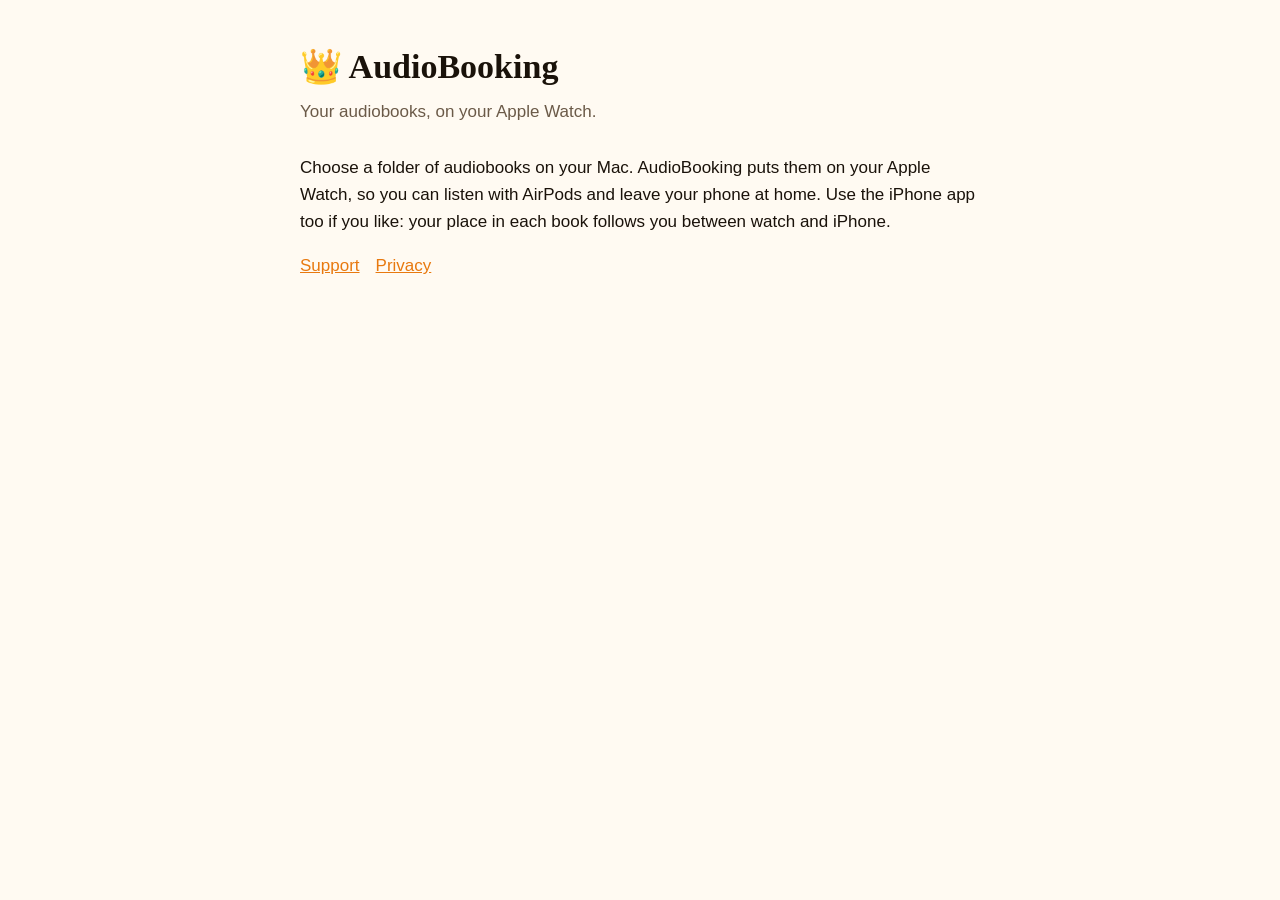
<file: index.html>
<!doctype html><html lang="en"><head><meta charset="utf-8"><meta name="viewport" content="width=device-width,initial-scale=1"><title>AudioBooking</title><link rel="stylesheet" href="style.css"></head><body><main>
<h1>👑 AudioBooking</h1><p class="sub">Your audiobooks, on your Apple Watch.</p>
<p>Choose a folder of audiobooks on your Mac. AudioBooking puts them on your Apple Watch, so you can listen with AirPods and leave your phone at home. Use the iPhone app too if you like: your place in each book follows you between watch and iPhone.</p>
<nav><a href="support.html">Support</a><a href="privacy.html">Privacy</a></nav>
</main></body></html>
</file>
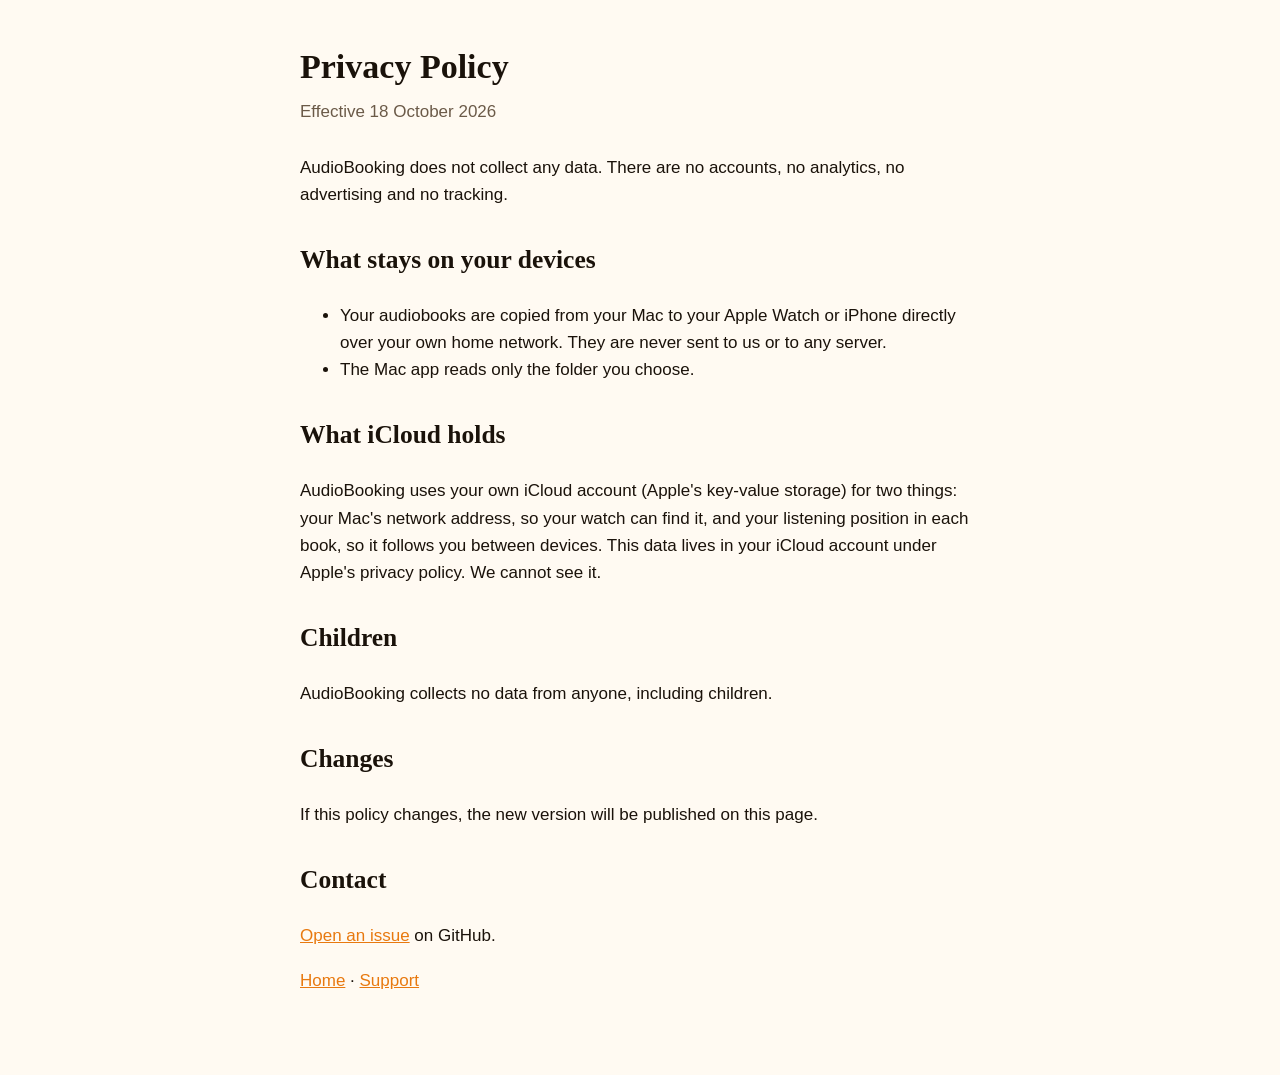
<file: privacy.html>
<!doctype html><html lang="en"><head><meta charset="utf-8"><meta name="viewport" content="width=device-width,initial-scale=1"><title>AudioBooking Privacy</title><link rel="stylesheet" href="style.css"></head><body><main>
<h1>Privacy Policy</h1><p class="sub">Effective 18 October 2026</p>
<p>AudioBooking does not collect any data. There are no accounts, no analytics, no advertising and no tracking.</p>
<h2>What stays on your devices</h2>
<ul><li>Your audiobooks are copied from your Mac to your Apple Watch or iPhone directly over your own home network. They are never sent to us or to any server.</li>
<li>The Mac app reads only the folder you choose.</li></ul>
<h2>What iCloud holds</h2>
<p>AudioBooking uses your own iCloud account (Apple's key-value storage) for two things: your Mac's network address, so your watch can find it, and your listening position in each book, so it follows you between devices. This data lives in your iCloud account under Apple's privacy policy. We cannot see it.</p>
<h2>Children</h2><p>AudioBooking collects no data from anyone, including children.</p>
<h2>Changes</h2><p>If this policy changes, the new version will be published on this page.</p>
<h2>Contact</h2><p><a href="https://github.com/josemariano-hub/audiobooking/issues">Open an issue</a> on GitHub.</p>
<p><a href="index.html">Home</a> · <a href="support.html">Support</a></p>
</main></body></html>
</file>
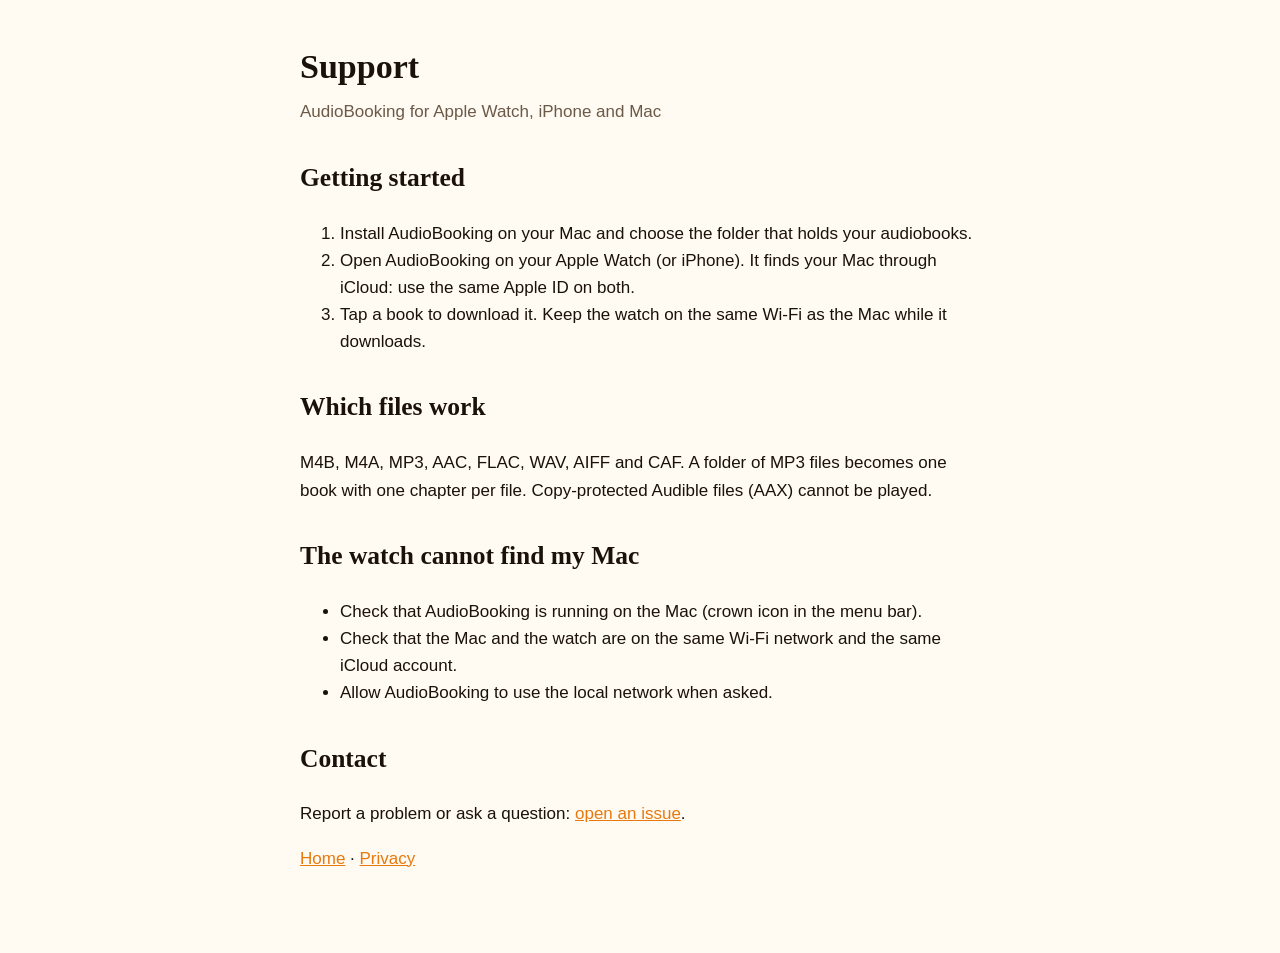
<file: support.html>
<!doctype html><html lang="en"><head><meta charset="utf-8"><meta name="viewport" content="width=device-width,initial-scale=1"><title>AudioBooking Support</title><link rel="stylesheet" href="style.css"></head><body><main>
<h1>Support</h1><p class="sub">AudioBooking for Apple Watch, iPhone and Mac</p>
<h2>Getting started</h2>
<ol><li>Install AudioBooking on your Mac and choose the folder that holds your audiobooks.</li>
<li>Open AudioBooking on your Apple Watch (or iPhone). It finds your Mac through iCloud: use the same Apple ID on both.</li>
<li>Tap a book to download it. Keep the watch on the same Wi-Fi as the Mac while it downloads.</li></ol>
<h2>Which files work</h2>
<p>M4B, M4A, MP3, AAC, FLAC, WAV, AIFF and CAF. A folder of MP3 files becomes one book with one chapter per file. Copy-protected Audible files (AAX) cannot be played.</p>
<h2>The watch cannot find my Mac</h2>
<ul><li>Check that AudioBooking is running on the Mac (crown icon in the menu bar).</li>
<li>Check that the Mac and the watch are on the same Wi-Fi network and the same iCloud account.</li>
<li>Allow AudioBooking to use the local network when asked.</li></ul>
<h2>Contact</h2>
<p>Report a problem or ask a question: <a href="https://github.com/josemariano-hub/audiobooking/issues">open an issue</a>.</p>
<p><a href="index.html">Home</a> · <a href="privacy.html">Privacy</a></p>
</main></body></html>
</file>
<file: style.css>
:root{--bg:#fffaf2;--fg:#1a120a;--muted:#6b5a48;--accent:#e8790f}
@media (prefers-color-scheme:dark){:root{--bg:#120c06;--fg:#f6ead8;--muted:#b9a58c;--accent:#ffa81a}}
body{background:var(--bg);color:var(--fg);font:17px/1.6 -apple-system,BlinkMacSystemFont,"Helvetica Neue",Arial,sans-serif;margin:0}
main{max-width:680px;margin:0 auto;padding:40px 16px 64px}
h1{font-family:Georgia,serif;font-size:34px;margin:0 0 4px}h2{font-family:Georgia,serif;margin-top:32px}
.sub{color:var(--muted);margin:0 0 28px}a{color:var(--accent)}nav a{margin-right:16px}
</file>
